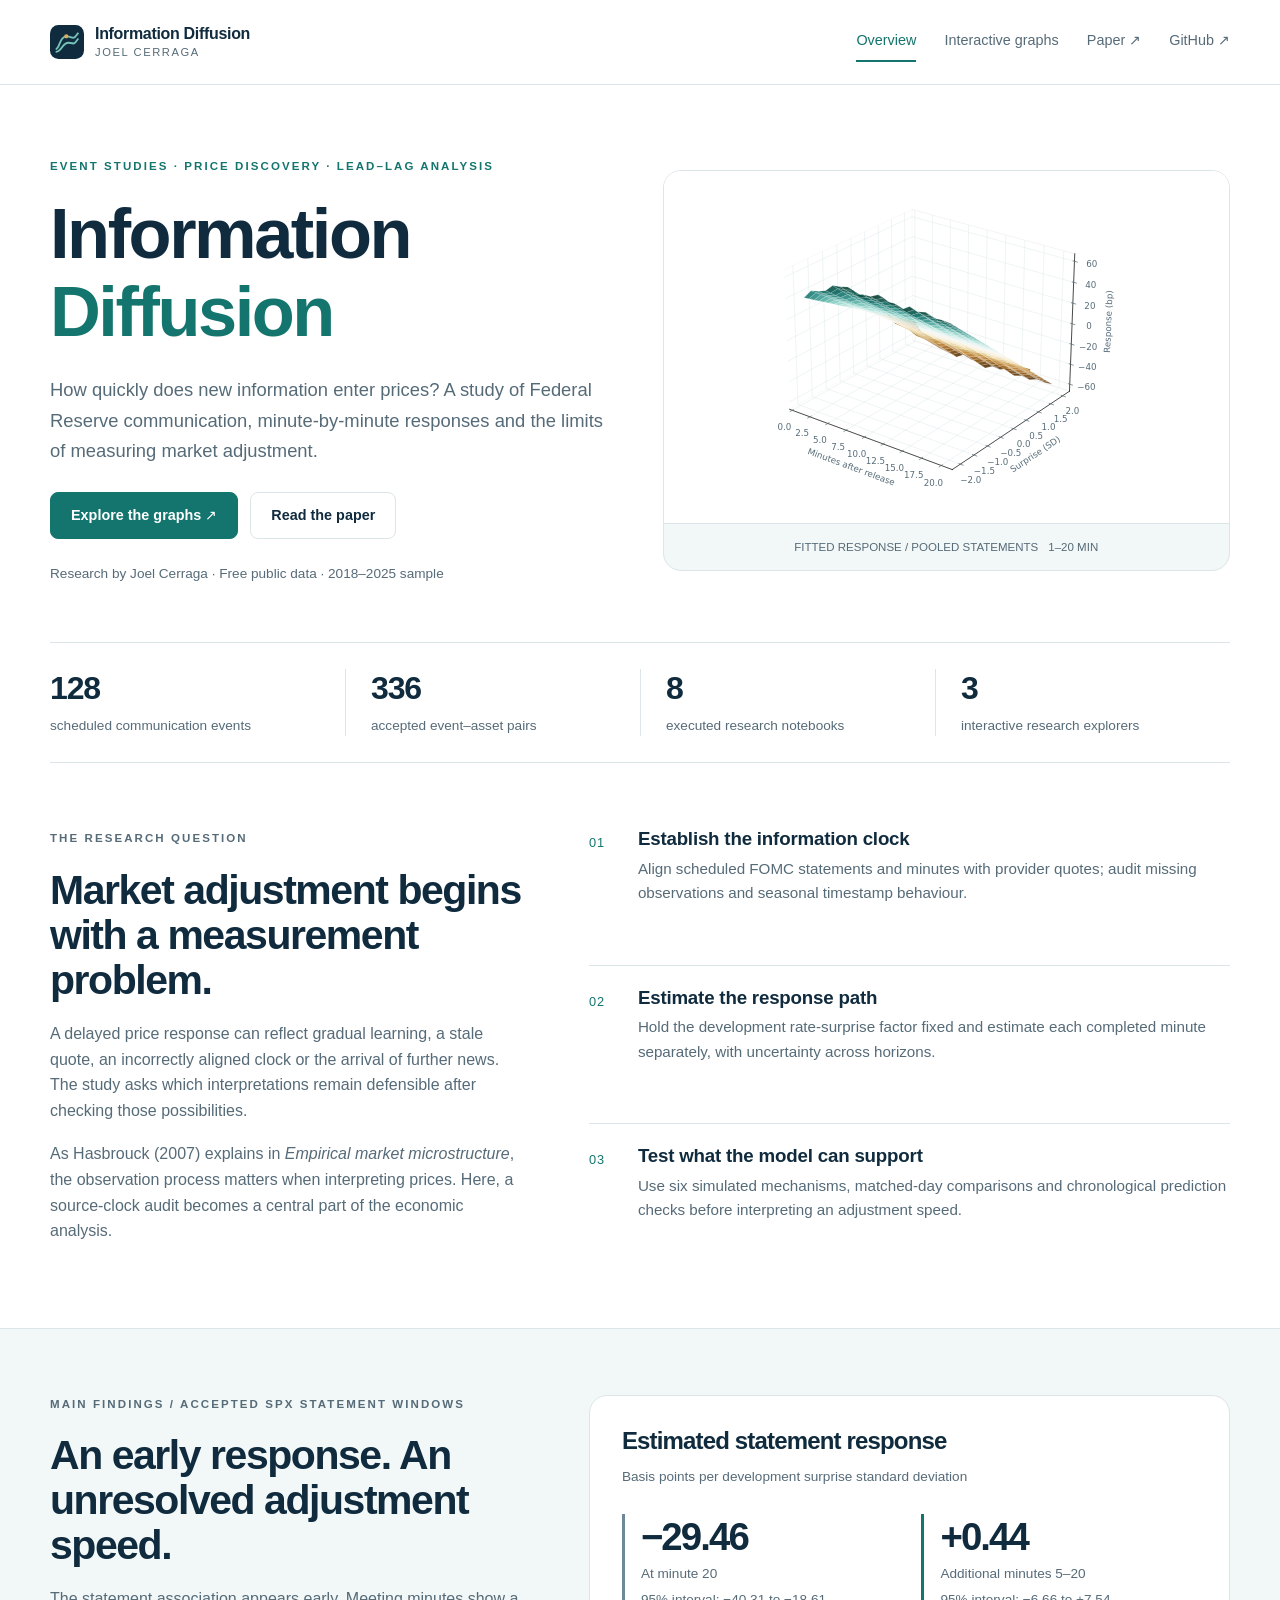
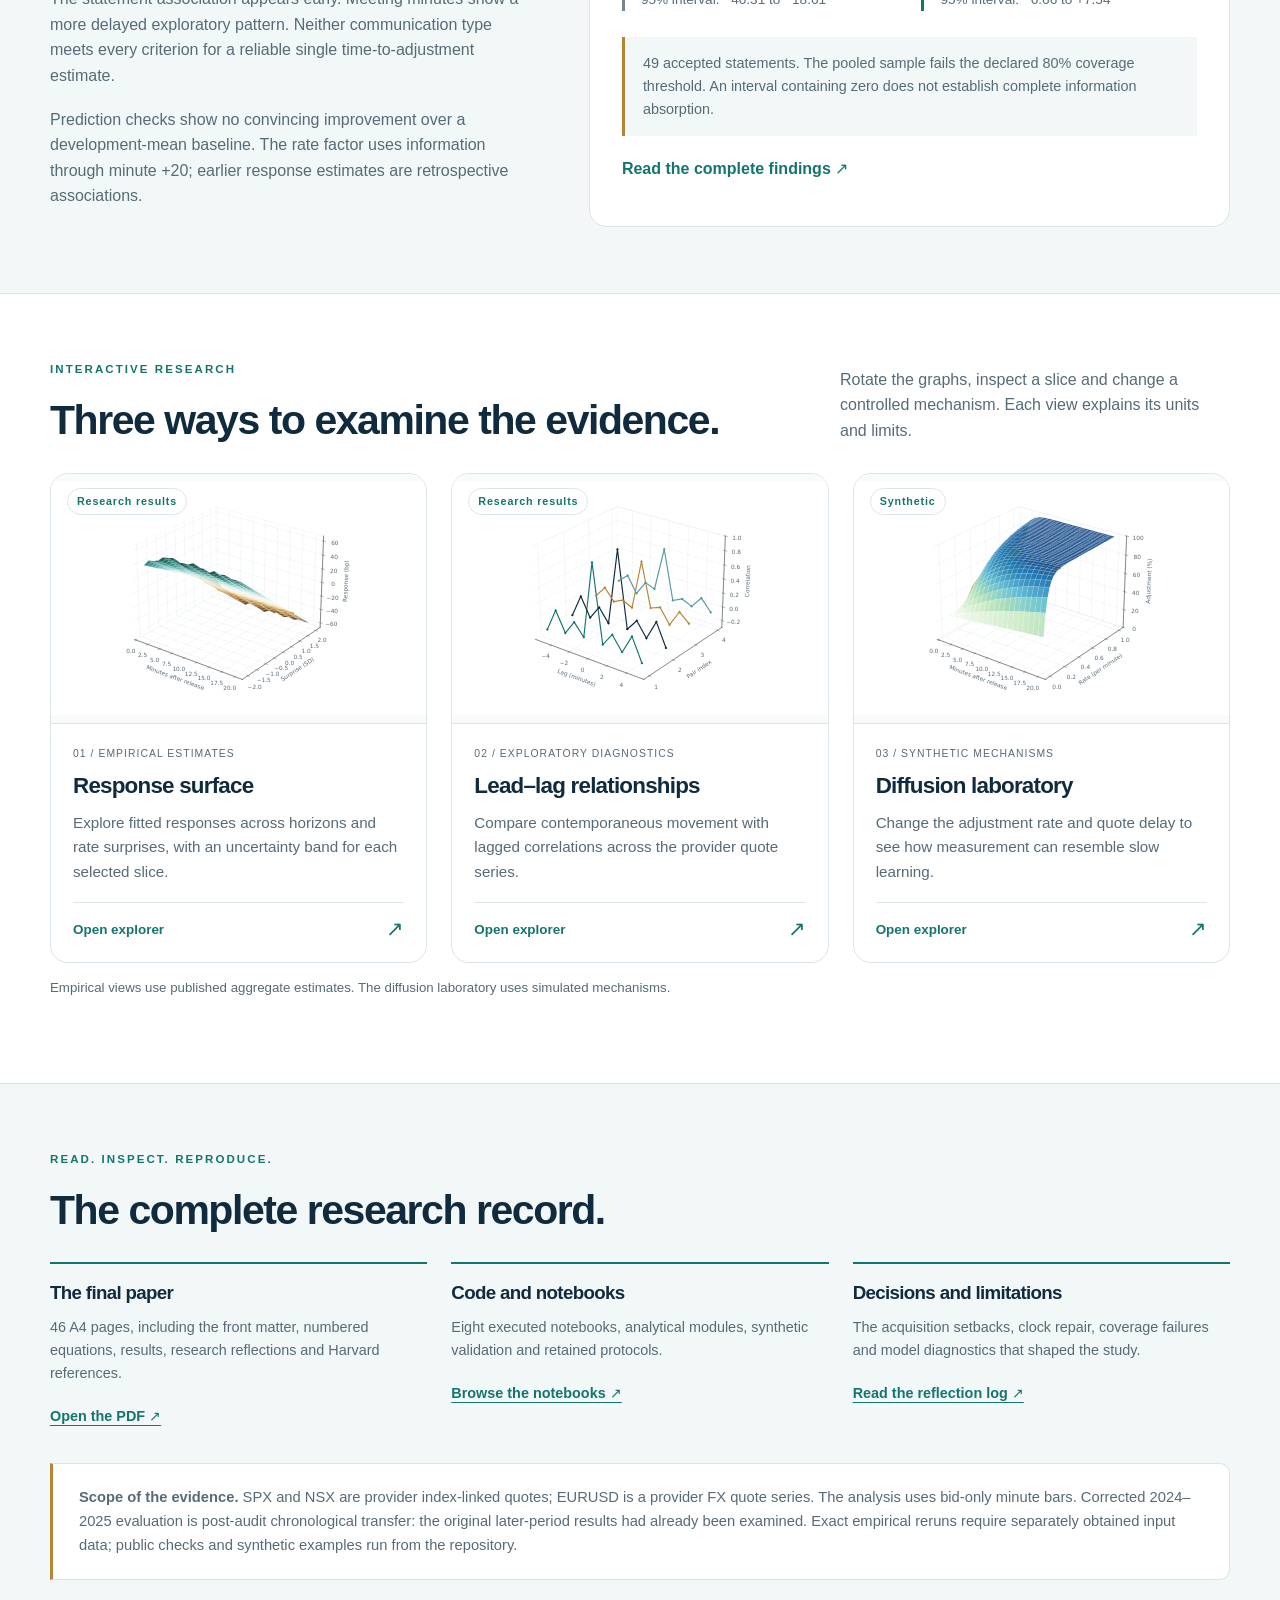
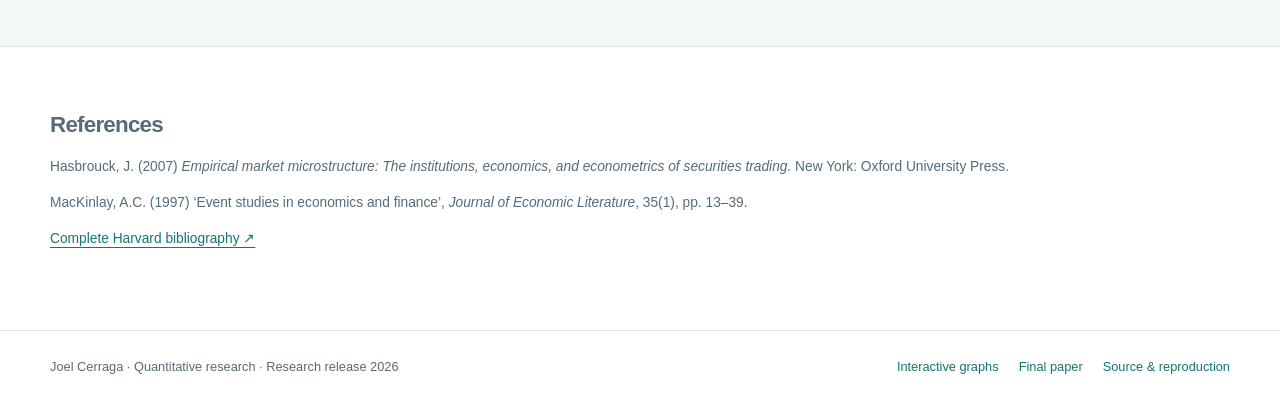
<file: index.html>
<!doctype html><html lang="en-GB"><head><meta charset="utf-8"><meta name="viewport" content="width=device-width,initial-scale=1">
<title>Information Diffusion in Financial Markets | Joel Cerraga</title><meta name="description" content="Joel Cerraga’s research into price responses to Federal Reserve communication. Explore the final paper, eight notebooks and interactive 3D graphs."><meta name="author" content="Joel Cerraga"><meta name="theme-color" content="#102b3e">
<link rel="canonical" href="https://joelcerraga.github.io/Information-Diffusion-Research/"><meta property="og:type" content="website"><meta property="og:site_name" content="Information Diffusion Research"><meta property="og:title" content="Information Diffusion in Financial Markets"><meta property="og:description" content="Joel Cerraga’s research into price responses to Federal Reserve communication. Explore the final paper, eight notebooks and interactive 3D graphs."><meta property="og:url" content="https://joelcerraga.github.io/Information-Diffusion-Research/"><meta property="og:image" content="https://joelcerraga.github.io/Information-Diffusion-Research/assets/thumbnails/information-diffusion-research.png"><meta property="og:image:secure_url" content="https://joelcerraga.github.io/Information-Diffusion-Research/assets/thumbnails/information-diffusion-research.png"><meta property="og:image:type" content="image/png"><meta property="og:image:width" content="1774"><meta property="og:image:height" content="887"><meta property="og:image:alt" content="Information Diffusion in Financial Markets by Joel Cerraga, with conceptual teal geometry on white">
<meta name="twitter:card" content="summary_large_image"><meta name="twitter:title" content="Information Diffusion in Financial Markets"><meta name="twitter:description" content="Joel Cerraga’s research into price responses to Federal Reserve communication. Explore the final paper, eight notebooks and interactive 3D graphs."><meta name="twitter:image" content="https://joelcerraga.github.io/Information-Diffusion-Research/assets/thumbnails/information-diffusion-research.png"><meta name="twitter:image:alt" content="Information Diffusion in Financial Markets by Joel Cerraga">
<link rel="icon" type="image/svg+xml" href="assets/favicon.svg"><link rel="stylesheet" href="assets/site.css"><link rel="stylesheet" href="assets/research.css"><script src="assets/site.js" defer></script></head><body><a class="skip-link" href="#main">Skip to content</a><header class="site-header"><div class="wrap nav-inner"><a class="brand" href="index.html"><img class="brand-mark" src="assets/favicon.svg" width="34" height="34" alt=""><span>Information Diffusion<small>Joel Cerraga</small></span></a><button class="nav-toggle" type="button" aria-controls="site-nav" aria-expanded="false">Menu</button><nav class="nav-links" id="site-nav" aria-label="Main navigation"><a href="index.html" aria-current="page">Overview</a><a href="explorers/" >Interactive graphs</a><a href="paper/final/Information-Diffusion-Final-Paper.pdf">Paper ↗</a><a href="https://github.com/joelcerraga/Information-Diffusion-Research">GitHub ↗</a></nav></div></header><main id="main"><section class="hero"><div class="wrap hero-grid"><div class="hero-copy"><p class="eyebrow">Event studies · Price discovery · Lead–lag analysis</p><h1>Information<br><span>Diffusion</span></h1><p class="lede">How quickly does new information enter prices? A study of Federal Reserve communication, minute-by-minute responses and the limits of measuring market adjustment.</p><div class="button-row"><a class="button" href="explorers/">Explore the graphs ↗</a><a class="button secondary" href="paper/final/Information-Diffusion-Final-Paper.pdf">Read the paper</a></div><p class="hero-note">Research by Joel Cerraga · Free public data · 2018–2025 sample</p></div><figure class="hero-visual" style="margin:0"><img src="assets/previews/response-surface.svg" width="900" height="560" alt="Fitted SPX statement response over time and rate surprise"><figcaption class="visual-label"><span>FITTED RESPONSE / POOLED STATEMENTS</span><span>1–20 MIN</span></figcaption></figure></div></section>
<div class="wrap"><div class="stat-strip"><div class="stat"><strong>128</strong><span>scheduled communication events</span></div><div class="stat"><strong>336</strong><span>accepted event–asset pairs</span></div><div class="stat"><strong>8</strong><span>executed research notebooks</span></div><div class="stat"><strong>3</strong><span>interactive research explorers</span></div></div></div>
<section class="section"><div class="wrap question-grid"><div><p class="eyebrow">The research question</p><h2>Market adjustment begins with a measurement problem.</h2><p>A delayed price response can reflect gradual learning, a stale quote, an incorrectly aligned clock or the arrival of further news. The study asks which interpretations remain defensible after checking those possibilities.</p><p>As Hasbrouck (2007) explains in <em>Empirical market microstructure</em>, the observation process matters when interpreting prices. Here, a source-clock audit becomes a central part of the economic analysis.</p></div><div class="method-list"><div class="method-item"><span class="method-num">01</span><div><h3>Establish the information clock</h3><p>Align scheduled FOMC statements and minutes with provider quotes; audit missing observations and seasonal timestamp behaviour.</p></div></div><div class="method-item"><span class="method-num">02</span><div><h3>Estimate the response path</h3><p>Hold the development rate-surprise factor fixed and estimate each completed minute separately, with uncertainty across horizons.</p></div></div><div class="method-item"><span class="method-num">03</span><div><h3>Test what the model can support</h3><p>Use six simulated mechanisms, matched-day comparisons and chronological prediction checks before interpreting an adjustment speed.</p></div></div></div></div></section>
<section class="section tinted"><div class="wrap question-grid"><div><p class="eyebrow">Main findings / Accepted SPX statement windows</p><h2>An early response. An unresolved adjustment speed.</h2><p>The statement association appears early. Meeting minutes show a more delayed exploratory pattern. Neither communication type meets every criterion for a reliable single time-to-adjustment estimate.</p><p>Prediction checks show no convincing improvement over a development-mean baseline. The rate factor uses information through minute +20; earlier response estimates are retrospective associations.</p></div><div class="result-box"><h3>Estimated statement response</h3><p class="muted small">Basis points per development surprise standard deviation</p><div class="result-numbers"><div class="result-number"><strong>−29.46</strong><span>At minute 20<br>95% interval: −40.31 to −18.61</span></div><div class="result-number"><strong>+0.44</strong><span>Additional minutes 5–20<br>95% interval: −6.66 to +7.54</span></div></div><p class="result-note">49 accepted statements. The pooled sample fails the declared 80% coverage threshold. An interval containing zero does not establish complete information absorption.</p><a class="text-link" href="paper/final/Information-Diffusion-Final-Paper.pdf">Read the complete findings ↗</a></div></div></section>
<section class="section"><div class="wrap"><div class="section-heading"><div><p class="eyebrow">Interactive research</p><h2>Three ways to examine the evidence.</h2></div><p>Rotate the graphs, inspect a slice and change a controlled mechanism. Each view explains its units and limits.</p></div><div class="card-grid three"><a class="graph-card" href="explorers/response-surface/"><div class="card-image"><img src="assets/previews/response-surface.svg" width="900" height="560" alt="Response surface: static preview of the published aggregate results" loading="lazy"><span class="card-tag">Research results</span></div><div class="card-body"><p class="card-meta">01 / Empirical estimates</p><h3>Response surface</h3><p>Explore fitted responses across horizons and rate surprises, with an uncertainty band for each selected slice.</p><div class="card-bottom"><span>Open explorer</span><span aria-hidden="true">↗</span></div></div></a><a class="graph-card" href="explorers/lead-lag/"><div class="card-image"><img src="assets/previews/lead-lag.svg" width="900" height="560" alt="Lead–lag relationships: static preview of the published aggregate results" loading="lazy"><span class="card-tag">Research results</span></div><div class="card-body"><p class="card-meta">02 / Exploratory diagnostics</p><h3>Lead–lag relationships</h3><p>Compare contemporaneous movement with lagged correlations across the provider quote series.</p><div class="card-bottom"><span>Open explorer</span><span aria-hidden="true">↗</span></div></div></a><a class="graph-card" href="explorers/diffusion-laboratory/"><div class="card-image"><img src="assets/previews/diffusion-laboratory.svg" width="900" height="560" alt="Diffusion laboratory: static preview of the synthetic model" loading="lazy"><span class="card-tag">Synthetic</span></div><div class="card-body"><p class="card-meta">03 / Synthetic mechanisms</p><h3>Diffusion laboratory</h3><p>Change the adjustment rate and quote delay to see how measurement can resemble slow learning.</p><div class="card-bottom"><span>Open explorer</span><span aria-hidden="true">↗</span></div></div></a></div><p class="graph-hint">Empirical views use published aggregate estimates. The diffusion laboratory uses simulated mechanisms.</p></div></section>
<section class="section tinted"><div class="wrap"><div class="section-heading"><div><p class="eyebrow">Read. Inspect. Reproduce.</p><h2>The complete research record.</h2></div></div><div class="resource-grid"><article class="resource"><h3>The final paper</h3><p>46 A4 pages, including the front matter, numbered equations, results, research reflections and Harvard references.</p><a href="paper/final/Information-Diffusion-Final-Paper.pdf">Open the PDF ↗</a></article><article class="resource"><h3>Code and notebooks</h3><p>Eight executed notebooks, analytical modules, synthetic validation and retained protocols.</p><a href="https://github.com/joelcerraga/Information-Diffusion-Research/tree/main/notebooks">Browse the notebooks ↗</a></article><article class="resource"><h3>Decisions and limitations</h3><p>The acquisition setbacks, clock repair, coverage failures and model diagnostics that shaped the study.</p><a href="https://github.com/joelcerraga/Information-Diffusion-Research/blob/main/docs/reflection-log.md">Read the reflection log ↗</a></article></div><div class="callout" style="margin-top:35px"><p><strong>Scope of the evidence.</strong> SPX and NSX are provider index-linked quotes; EURUSD is a provider FX quote series. The analysis uses bid-only minute bars. Corrected 2024–2025 evaluation is post-audit chronological transfer: the original later-period results had already been examined. Exact empirical reruns require separately obtained input data; public checks and synthetic examples run from the repository.</p></div></div></section>
<div class="wrap section"><section class="references" aria-label="References"><h2>References</h2><p>Hasbrouck, J. (2007) <em>Empirical market microstructure: The institutions, economics, and econometrics of securities trading.</em> New York: Oxford University Press.</p><p>MacKinlay, A.C. (1997) ‘Event studies in economics and finance’, <em>Journal of Economic Literature</em>, 35(1), pp. 13–39.</p><p><a href="https://github.com/joelcerraga/Information-Diffusion-Research/blob/main/references/harvard-references.txt">Complete Harvard bibliography ↗</a></p></section></div></main><footer class="site-footer"><div class="wrap footer-inner"><p>Joel Cerraga · Quantitative research · Research release 2026</p><div class="footer-links"><a href="explorers/">Interactive graphs</a><a href="paper/final/Information-Diffusion-Final-Paper.pdf">Final paper</a><a href="https://github.com/joelcerraga/Information-Diffusion-Research">Source &amp; reproduction</a></div></div></footer></body></html>
</file>
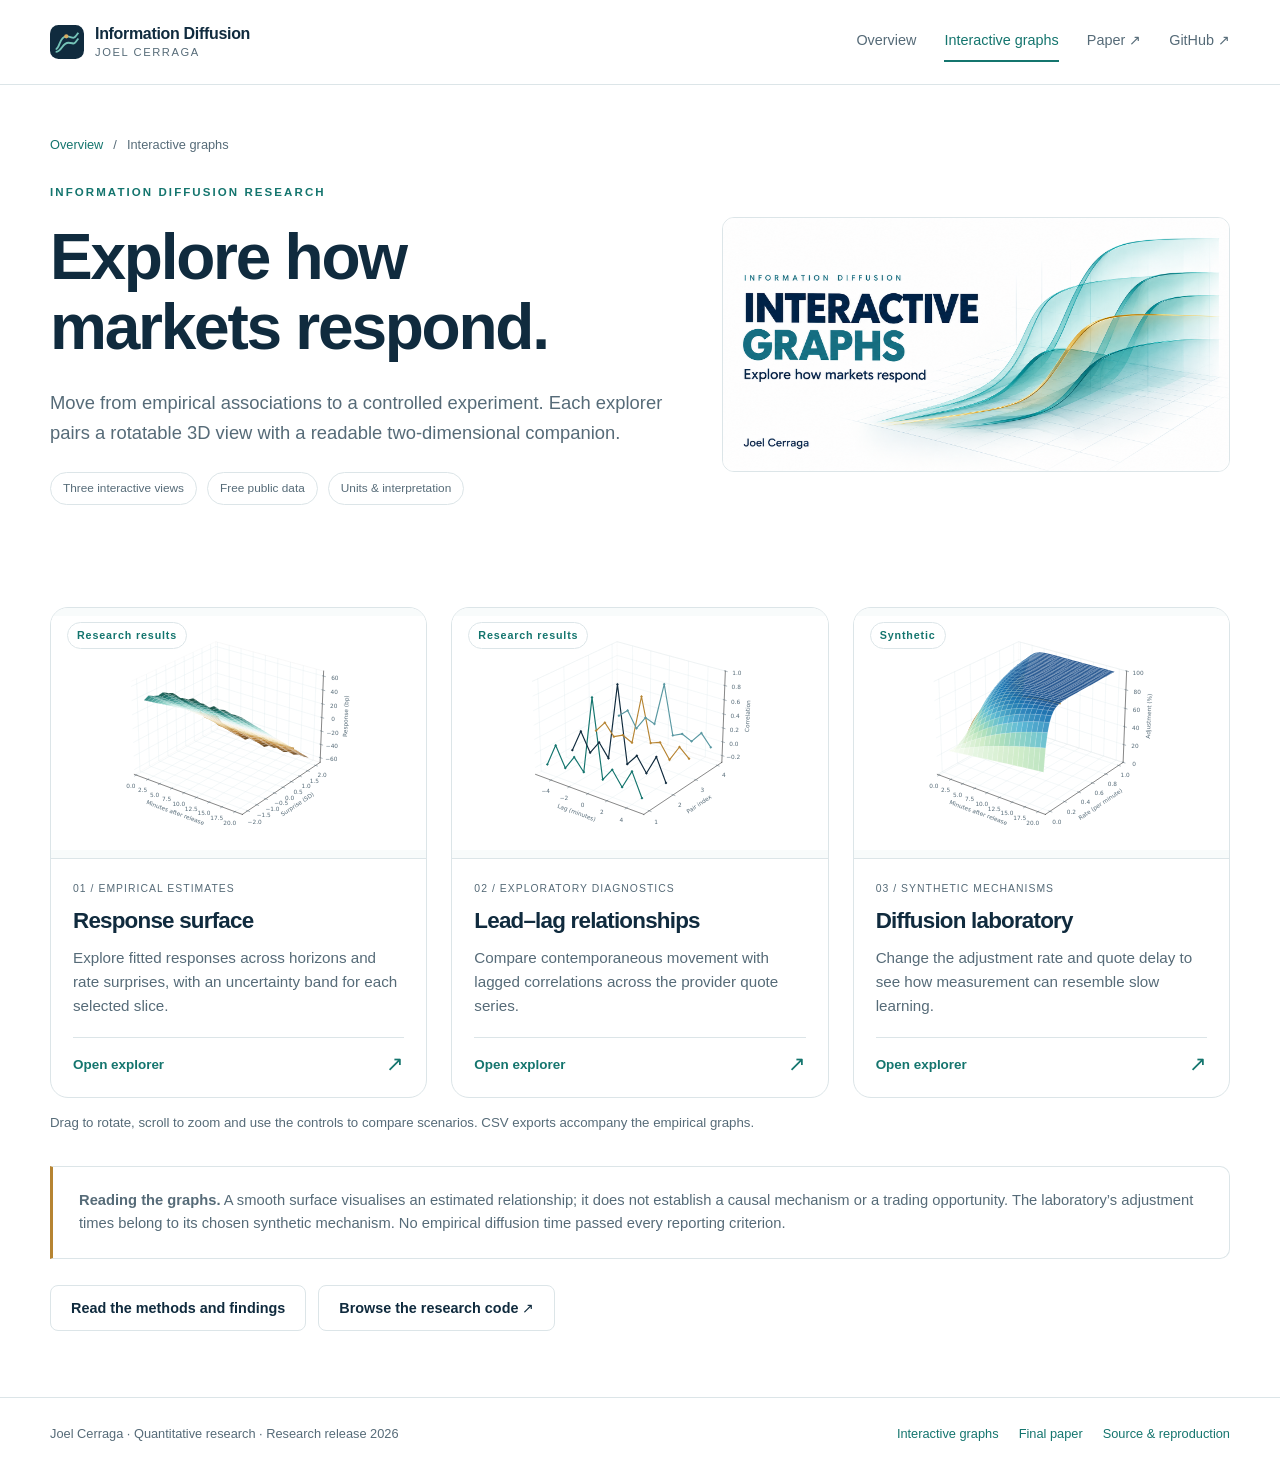
<file: explorers/index.html>
<!doctype html><html lang="en-GB"><head><meta charset="utf-8"><meta name="viewport" content="width=device-width,initial-scale=1">
<title>Information Diffusion — Interactive Graphs | Joel Cerraga</title><meta name="description" content="Interactive 3D response surfaces, lead–lag relationships and a synthetic diffusion laboratory from Joel Cerraga’s information-diffusion research."><meta name="author" content="Joel Cerraga"><meta name="theme-color" content="#102b3e">
<link rel="canonical" href="https://joelcerraga.github.io/Information-Diffusion-Research/explorers/"><meta property="og:type" content="website"><meta property="og:site_name" content="Information Diffusion Research"><meta property="og:title" content="Information Diffusion — Interactive Graphs"><meta property="og:description" content="Interactive 3D response surfaces, lead–lag relationships and a synthetic diffusion laboratory from Joel Cerraga’s information-diffusion research."><meta property="og:url" content="https://joelcerraga.github.io/Information-Diffusion-Research/explorers/"><meta property="og:image" content="https://joelcerraga.github.io/Information-Diffusion-Research/assets/thumbnails/interactive-graphs.png"><meta property="og:image:secure_url" content="https://joelcerraga.github.io/Information-Diffusion-Research/assets/thumbnails/interactive-graphs.png"><meta property="og:image:type" content="image/png"><meta property="og:image:width" content="1774"><meta property="og:image:height" content="887"><meta property="og:image:alt" content="Information Diffusion — Interactive Graphs by Joel Cerraga, with conceptual teal geometry on white">
<meta name="twitter:card" content="summary_large_image"><meta name="twitter:title" content="Information Diffusion — Interactive Graphs"><meta name="twitter:description" content="Interactive 3D response surfaces, lead–lag relationships and a synthetic diffusion laboratory from Joel Cerraga’s information-diffusion research."><meta name="twitter:image" content="https://joelcerraga.github.io/Information-Diffusion-Research/assets/thumbnails/interactive-graphs.png"><meta name="twitter:image:alt" content="Information Diffusion — Interactive Graphs by Joel Cerraga">
<link rel="icon" type="image/svg+xml" href="../assets/favicon.svg"><link rel="stylesheet" href="../assets/site.css"><link rel="stylesheet" href="../assets/research.css"><script src="../assets/site.js" defer></script></head><body><a class="skip-link" href="#main">Skip to content</a><header class="site-header"><div class="wrap nav-inner"><a class="brand" href="../index.html"><img class="brand-mark" src="../assets/favicon.svg" width="34" height="34" alt=""><span>Information Diffusion<small>Joel Cerraga</small></span></a><button class="nav-toggle" type="button" aria-controls="site-nav" aria-expanded="false">Menu</button><nav class="nav-links" id="site-nav" aria-label="Main navigation"><a href="../index.html" >Overview</a><a href="../explorers/" aria-current="page">Interactive graphs</a><a href="../paper/final/Information-Diffusion-Final-Paper.pdf">Paper ↗</a><a href="https://github.com/joelcerraga/Information-Diffusion-Research">GitHub ↗</a></nav></div></header><main id="main"><section class="page-intro"><div class="wrap"><p class="breadcrumb"><a href="../index.html">Overview</a><span>/</span>Interactive graphs</p><div class="catalog-intro"><div><p class="eyebrow">Information Diffusion Research</p><h1>Explore how<br>markets respond.</h1><p class="lede">Move from empirical associations to a controlled experiment. Each explorer pairs a rotatable 3D view with a readable two-dimensional companion.</p><div class="tag-row"><span class="tag">Three interactive views</span><span class="tag">Free public data</span><span class="tag">Units &amp; interpretation</span></div></div><img src="../assets/thumbnails/interactive-graphs.png" width="1774" height="887" alt="Information Diffusion Interactive Graphs by Joel Cerraga; conceptual cover artwork"></div></div></section><section class="section"><div class="wrap"><div class="card-grid three"><a class="graph-card" href="../explorers/response-surface/"><div class="card-image"><img src="../assets/previews/response-surface.svg" width="900" height="560" alt="Response surface: static preview of the published aggregate results" loading="lazy"><span class="card-tag">Research results</span></div><div class="card-body"><p class="card-meta">01 / Empirical estimates</p><h3>Response surface</h3><p>Explore fitted responses across horizons and rate surprises, with an uncertainty band for each selected slice.</p><div class="card-bottom"><span>Open explorer</span><span aria-hidden="true">↗</span></div></div></a><a class="graph-card" href="../explorers/lead-lag/"><div class="card-image"><img src="../assets/previews/lead-lag.svg" width="900" height="560" alt="Lead–lag relationships: static preview of the published aggregate results" loading="lazy"><span class="card-tag">Research results</span></div><div class="card-body"><p class="card-meta">02 / Exploratory diagnostics</p><h3>Lead–lag relationships</h3><p>Compare contemporaneous movement with lagged correlations across the provider quote series.</p><div class="card-bottom"><span>Open explorer</span><span aria-hidden="true">↗</span></div></div></a><a class="graph-card" href="../explorers/diffusion-laboratory/"><div class="card-image"><img src="../assets/previews/diffusion-laboratory.svg" width="900" height="560" alt="Diffusion laboratory: static preview of the synthetic model" loading="lazy"><span class="card-tag">Synthetic</span></div><div class="card-body"><p class="card-meta">03 / Synthetic mechanisms</p><h3>Diffusion laboratory</h3><p>Change the adjustment rate and quote delay to see how measurement can resemble slow learning.</p><div class="card-bottom"><span>Open explorer</span><span aria-hidden="true">↗</span></div></div></a></div><p class="graph-hint">Drag to rotate, scroll to zoom and use the controls to compare scenarios. CSV exports accompany the empirical graphs.</p><div class="callout" style="margin-top:32px"><p><strong>Reading the graphs.</strong> A smooth surface visualises an estimated relationship; it does not establish a causal mechanism or a trading opportunity. The laboratory’s adjustment times belong to its chosen synthetic mechanism. No empirical diffusion time passed every reporting criterion.</p></div><div class="button-row"><a class="button secondary" href="../paper/final/Information-Diffusion-Final-Paper.pdf">Read the methods and findings</a><a class="button secondary" href="https://github.com/joelcerraga/Information-Diffusion-Research">Browse the research code ↗</a></div></div></section></main><footer class="site-footer"><div class="wrap footer-inner"><p>Joel Cerraga · Quantitative research · Research release 2026</p><div class="footer-links"><a href="../explorers/">Interactive graphs</a><a href="../paper/final/Information-Diffusion-Final-Paper.pdf">Final paper</a><a href="https://github.com/joelcerraga/Information-Diffusion-Research">Source &amp; reproduction</a></div></div></footer></body></html>
</file>
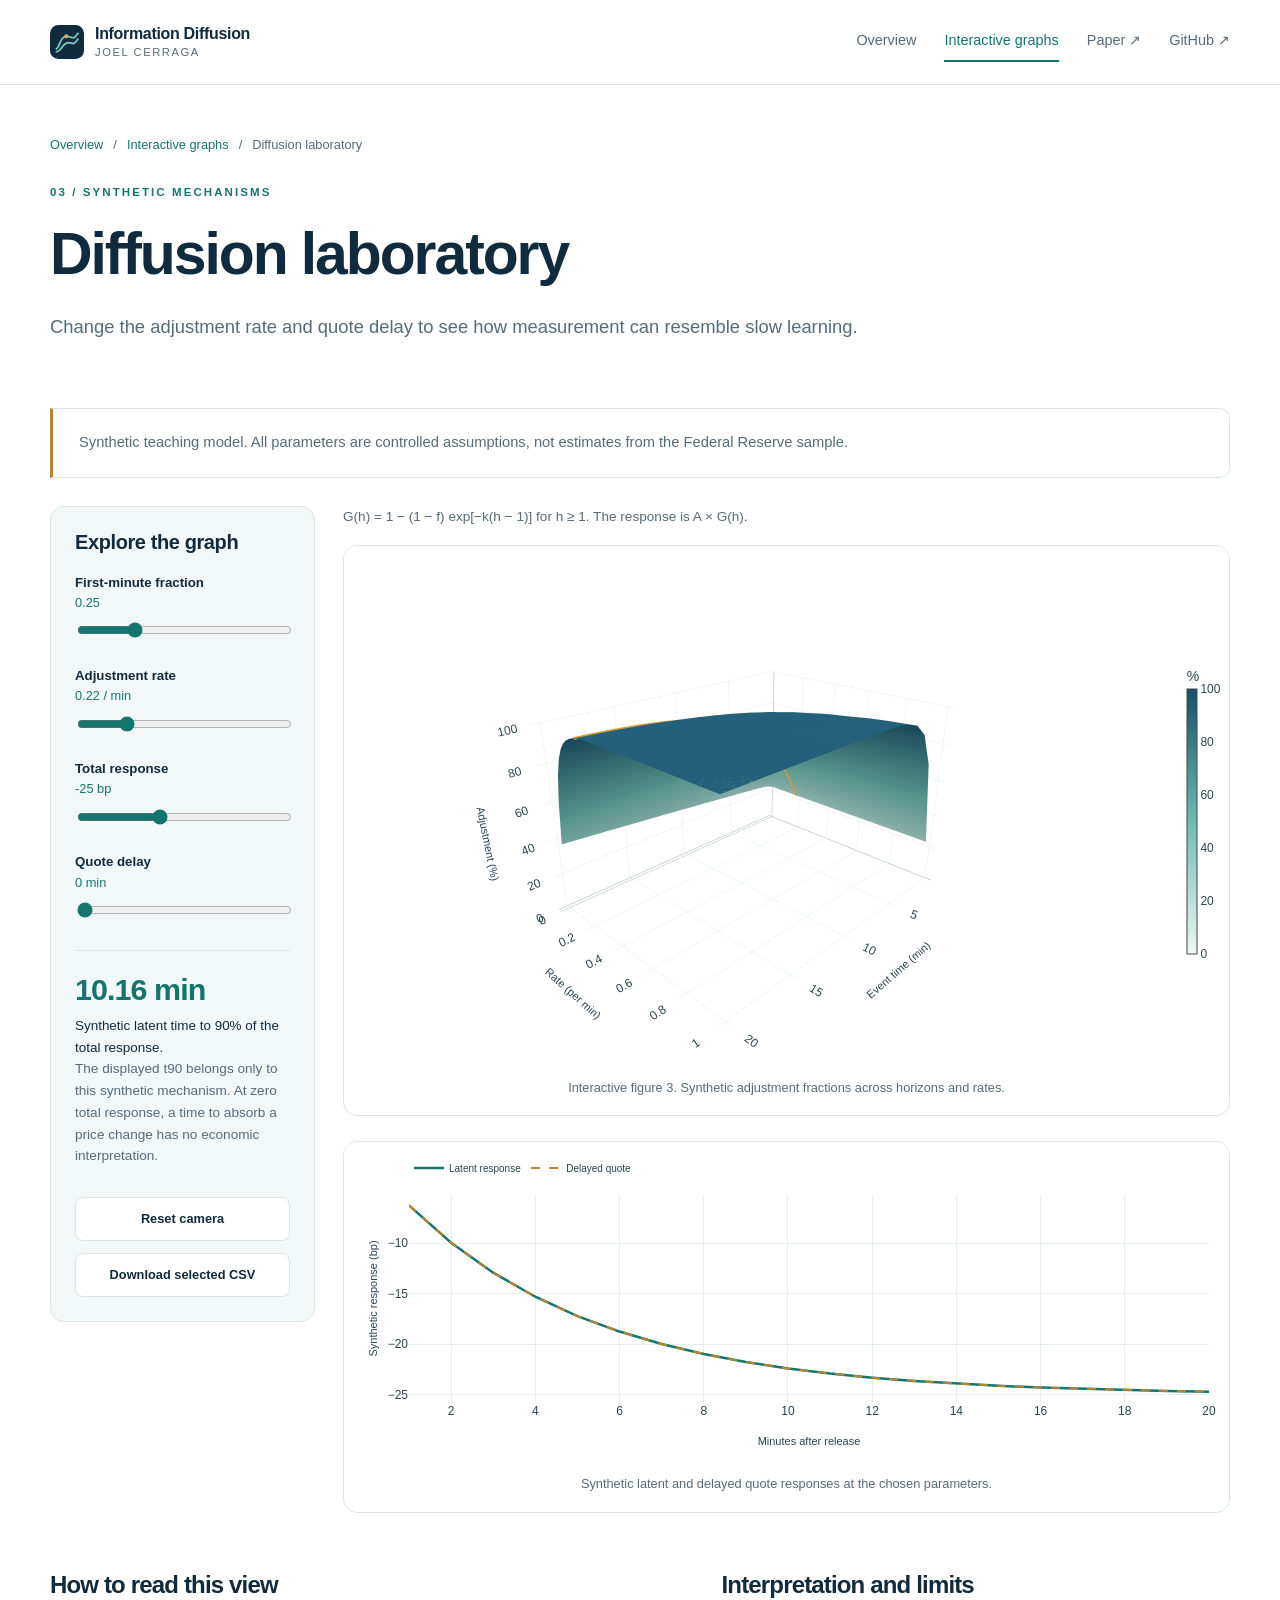
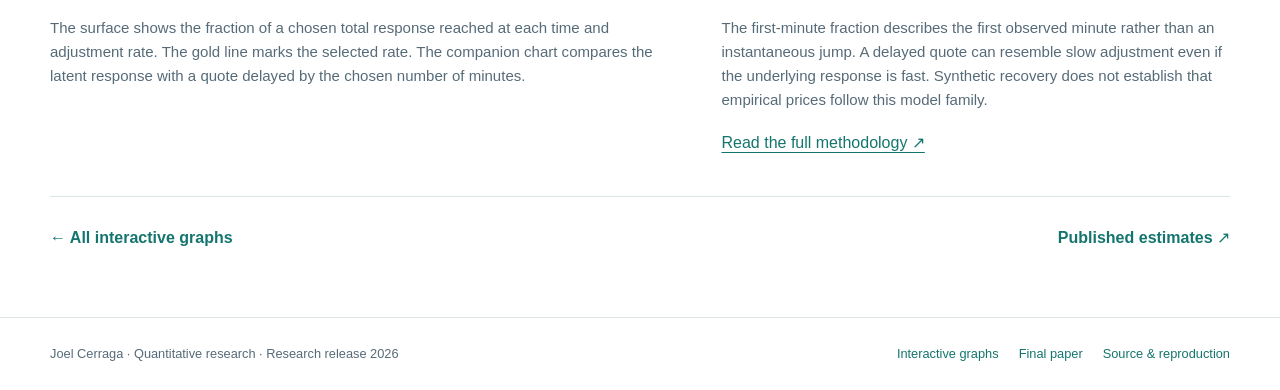
<file: explorers/diffusion-laboratory/index.html>
<!doctype html><html lang="en-GB"><head><meta charset="utf-8"><meta name="viewport" content="width=device-width,initial-scale=1">
<title>Diffusion laboratory — Information Diffusion | Joel Cerraga</title><meta name="description" content="Change the adjustment rate and quote delay to see how measurement can resemble slow learning."><meta name="author" content="Joel Cerraga"><meta name="theme-color" content="#102b3e">
<link rel="canonical" href="https://joelcerraga.github.io/Information-Diffusion-Research/explorers/diffusion-laboratory/"><meta property="og:type" content="website"><meta property="og:site_name" content="Information Diffusion Research"><meta property="og:title" content="Diffusion laboratory — Information Diffusion"><meta property="og:description" content="Change the adjustment rate and quote delay to see how measurement can resemble slow learning."><meta property="og:url" content="https://joelcerraga.github.io/Information-Diffusion-Research/explorers/diffusion-laboratory/"><meta property="og:image" content="https://joelcerraga.github.io/Information-Diffusion-Research/assets/thumbnails/interactive-graphs.png"><meta property="og:image:secure_url" content="https://joelcerraga.github.io/Information-Diffusion-Research/assets/thumbnails/interactive-graphs.png"><meta property="og:image:type" content="image/png"><meta property="og:image:width" content="1774"><meta property="og:image:height" content="887"><meta property="og:image:alt" content="Diffusion laboratory — Information Diffusion by Joel Cerraga, with conceptual teal geometry on white">
<meta name="twitter:card" content="summary_large_image"><meta name="twitter:title" content="Diffusion laboratory — Information Diffusion"><meta name="twitter:description" content="Change the adjustment rate and quote delay to see how measurement can resemble slow learning."><meta name="twitter:image" content="https://joelcerraga.github.io/Information-Diffusion-Research/assets/thumbnails/interactive-graphs.png"><meta name="twitter:image:alt" content="Diffusion laboratory — Information Diffusion by Joel Cerraga">
<link rel="icon" type="image/svg+xml" href="../../assets/favicon.svg"><link rel="stylesheet" href="../../assets/site.css"><link rel="stylesheet" href="../../assets/research.css"><script src="../../assets/site.js" defer></script></head><body data-explorer="diffusion-laboratory"><a class="skip-link" href="#main">Skip to content</a><header class="site-header"><div class="wrap nav-inner"><a class="brand" href="../../index.html"><img class="brand-mark" src="../../assets/favicon.svg" width="34" height="34" alt=""><span>Information Diffusion<small>Joel Cerraga</small></span></a><button class="nav-toggle" type="button" aria-controls="site-nav" aria-expanded="false">Menu</button><nav class="nav-links" id="site-nav" aria-label="Main navigation"><a href="../../index.html" >Overview</a><a href="../../explorers/" aria-current="page">Interactive graphs</a><a href="../../paper/final/Information-Diffusion-Final-Paper.pdf">Paper ↗</a><a href="https://github.com/joelcerraga/Information-Diffusion-Research">GitHub ↗</a></nav></div></header><main id="main"><section class="page-intro"><div class="wrap"><p class="breadcrumb"><a href="../../index.html">Overview</a><span>/</span><a href="../">Interactive graphs</a><span>/</span>Diffusion laboratory</p><p class="eyebrow">03 / Synthetic mechanisms</p><h1>Diffusion laboratory</h1><p class="lede">Change the adjustment rate and quote delay to see how measurement can resemble slow learning.</p></div></section><section class="section explorer-section"><div class="wrap"><div class="callout" id="context"><p id="context-text"></p></div><div class="explorer-layout"><aside class="control-panel" aria-label="Graph controls"><h2>Explore the graph</h2><div id="empirical-controls"><label for="asset">Price series</label><select id="asset"><option>SPX</option><option>NSX</option><option>EURUSD</option></select><label for="communication">Communication</label><select id="communication"><option value="Statements">FOMC statements</option><option value="Minutes">Meeting minutes</option></select><label for="sample">Sample</label><select id="sample"><option value="pooled">Pooled 2018–2025</option><option value="development">Development 2018–2022</option><option value="validation">Validation 2023</option><option value="holdout">Later period 2024–2025</option></select></div><div id="response-controls"><label for="surprise">Surprise slice <output id="surprise-output" for="surprise">1.00 SD</output></label><input id="surprise" type="range" min="-2" max="2" step="0.01" value="1"></div><div id="lag-controls" hidden><label for="pair">Source → target</label><select id="pair"><option value="SPX|NSX">SPX → NSX</option><option value="NSX|SPX">NSX → SPX</option><option value="SPX|EURUSD">SPX → EURUSD</option><option value="EURUSD|SPX">EURUSD → SPX</option></select></div><div id="lab-controls" hidden><label for="fraction">First-minute fraction <output id="fraction-output">0.25</output></label><input id="fraction" type="range" min="0" max="1" step=".01" value=".25"><label for="rate">Adjustment rate <output id="rate-output">0.22 / min</output></label><input id="rate" type="range" min=".01" max="1" step=".01" value=".22"><label for="amplitude">Total response <output id="amplitude-output">−25 bp</output></label><input id="amplitude" type="range" min="-100" max="100" step="1" value="-25"><label for="delay">Quote delay <output id="delay-output">0 min</output></label><input id="delay" type="range" min="0" max="5" step="1" value="0"></div><div class="research-metric" id="metric" aria-live="polite"></div><p class="small muted" id="control-note"></p><button class="button secondary" id="reset" type="button">Reset camera</button><button class="button secondary" id="download" type="button">Download selected CSV</button></aside><div class="charts"><p class="small muted" id="status" role="status">Loading the research view…</p><figure class="research-chart"><div id="plot3d" aria-label="Rotatable three-dimensional research graph"></div><figcaption id="caption3d"></figcaption></figure><figure class="research-chart"><div id="plot2d" aria-label="Two-dimensional companion plot"></div><figcaption id="caption2d"></figcaption></figure><noscript><p>JavaScript is needed for the interactive graphs. A static preview and the paper remain available below.</p><img src="../../assets/previews/diffusion-laboratory.svg" alt="Static preview of Diffusion laboratory"></noscript></div></div><div class="read-grid"><article><h2>How to read this view</h2><p id="reading"></p></article><article><h2>Interpretation and limits</h2><p id="limits"></p><a href="../../paper/final/Information-Diffusion-Final-Paper.pdf">Read the full methodology ↗</a></article></div><div class="next-explorer"><a href="../">← All interactive graphs</a><a href="https://github.com/joelcerraga/Information-Diffusion-Research/tree/main/outputs/tables">Published estimates ↗</a></div></div></section></main><script src="../../vendor/plotly-3.1.0.min.js"></script><script src="../../assets/research-data.js"></script><script src="../../assets/explorer.js"></script><footer class="site-footer"><div class="wrap footer-inner"><p>Joel Cerraga · Quantitative research · Research release 2026</p><div class="footer-links"><a href="../../explorers/">Interactive graphs</a><a href="../../paper/final/Information-Diffusion-Final-Paper.pdf">Final paper</a><a href="https://github.com/joelcerraga/Information-Diffusion-Research">Source &amp; reproduction</a></div></div></footer></body></html>
</file>
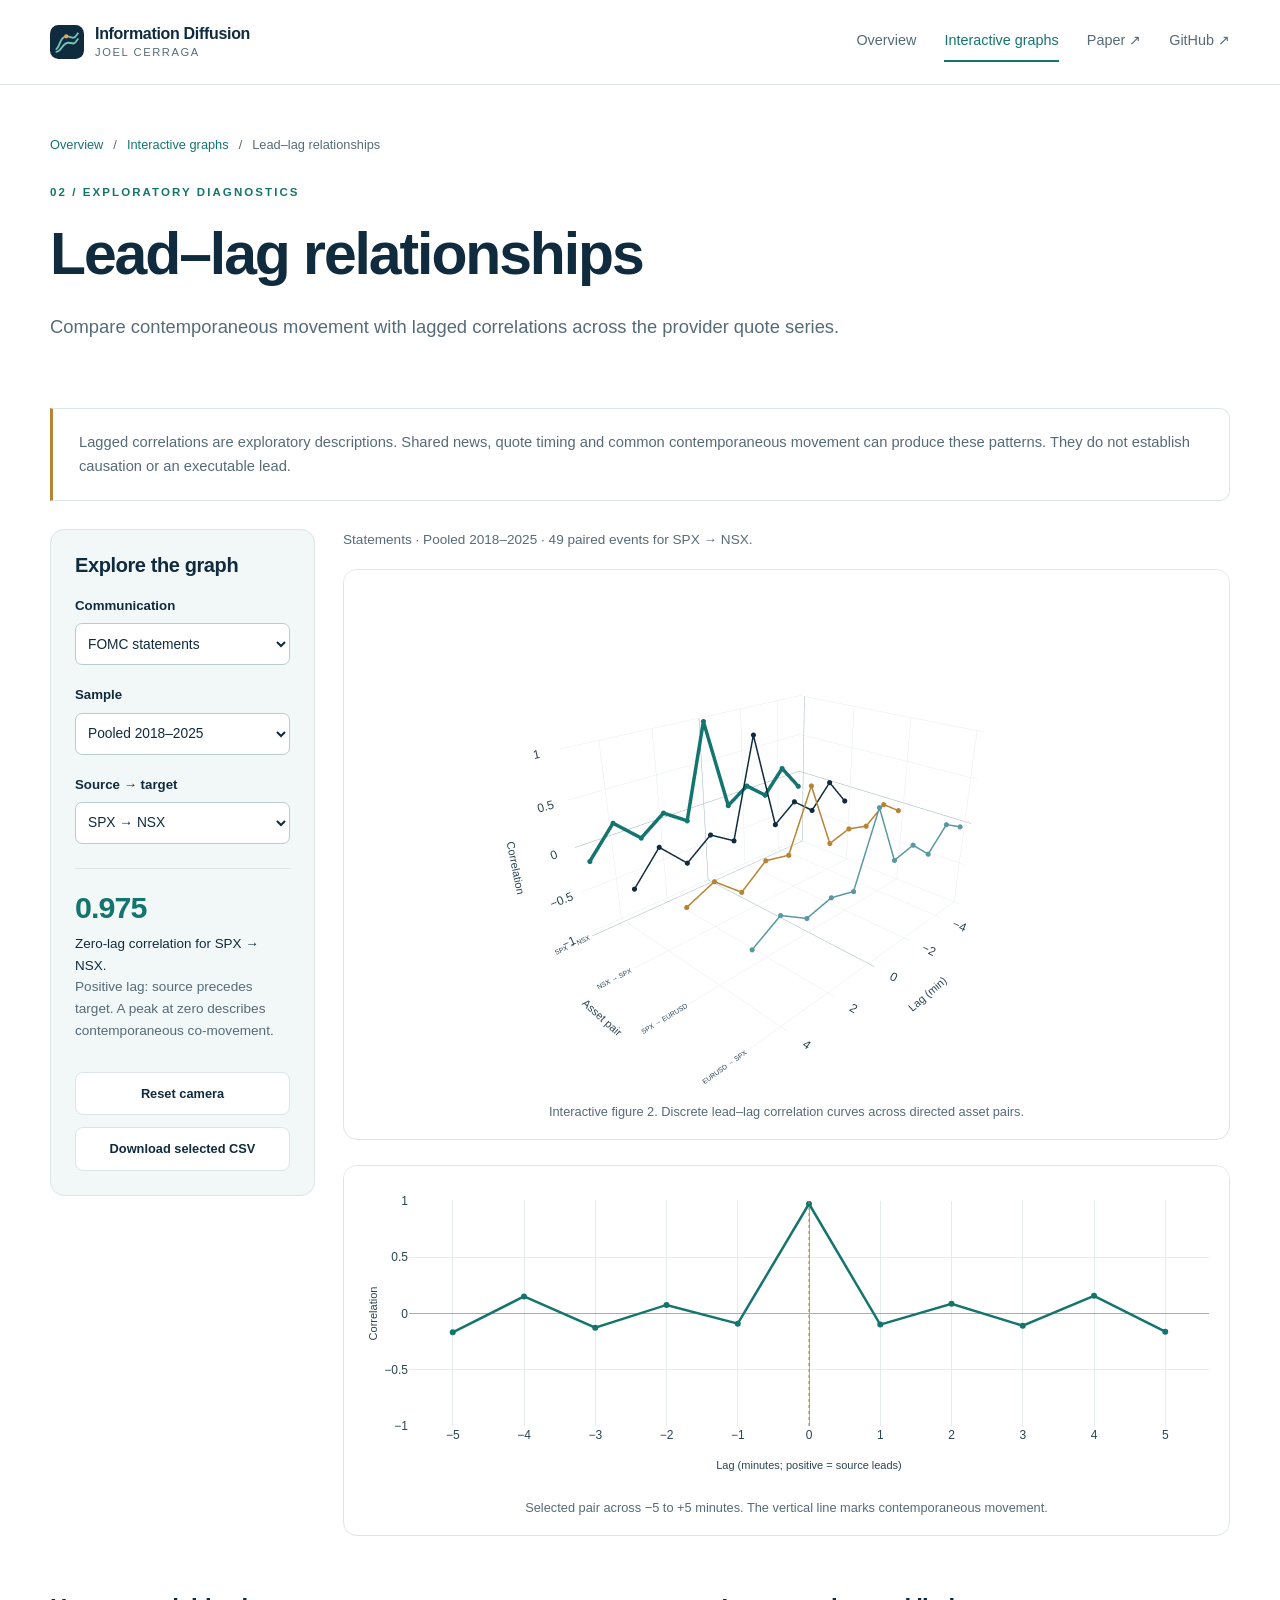
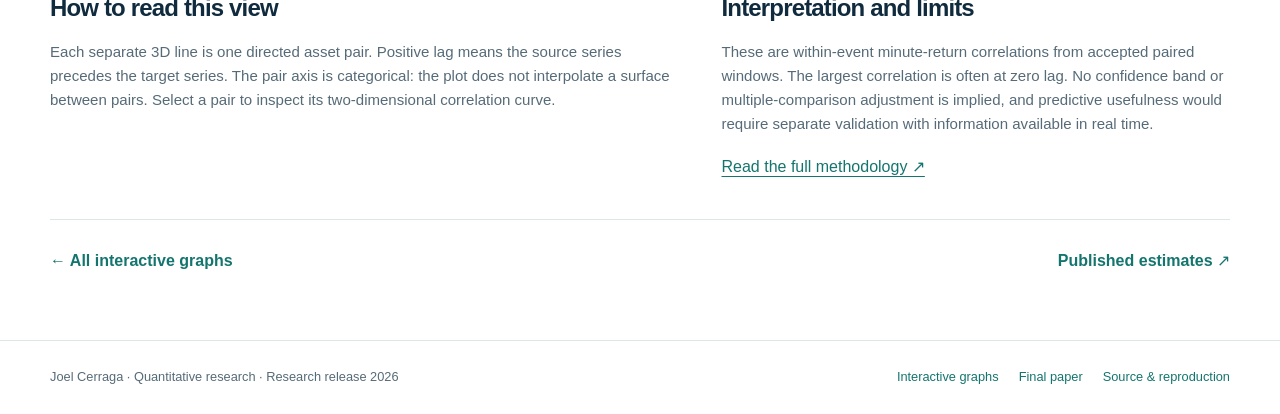
<file: explorers/lead-lag/index.html>
<!doctype html><html lang="en-GB"><head><meta charset="utf-8"><meta name="viewport" content="width=device-width,initial-scale=1">
<title>Lead–lag relationships — Information Diffusion | Joel Cerraga</title><meta name="description" content="Compare contemporaneous movement with lagged correlations across the provider quote series."><meta name="author" content="Joel Cerraga"><meta name="theme-color" content="#102b3e">
<link rel="canonical" href="https://joelcerraga.github.io/Information-Diffusion-Research/explorers/lead-lag/"><meta property="og:type" content="website"><meta property="og:site_name" content="Information Diffusion Research"><meta property="og:title" content="Lead–lag relationships — Information Diffusion"><meta property="og:description" content="Compare contemporaneous movement with lagged correlations across the provider quote series."><meta property="og:url" content="https://joelcerraga.github.io/Information-Diffusion-Research/explorers/lead-lag/"><meta property="og:image" content="https://joelcerraga.github.io/Information-Diffusion-Research/assets/thumbnails/interactive-graphs.png"><meta property="og:image:secure_url" content="https://joelcerraga.github.io/Information-Diffusion-Research/assets/thumbnails/interactive-graphs.png"><meta property="og:image:type" content="image/png"><meta property="og:image:width" content="1774"><meta property="og:image:height" content="887"><meta property="og:image:alt" content="Lead–lag relationships — Information Diffusion by Joel Cerraga, with conceptual teal geometry on white">
<meta name="twitter:card" content="summary_large_image"><meta name="twitter:title" content="Lead–lag relationships — Information Diffusion"><meta name="twitter:description" content="Compare contemporaneous movement with lagged correlations across the provider quote series."><meta name="twitter:image" content="https://joelcerraga.github.io/Information-Diffusion-Research/assets/thumbnails/interactive-graphs.png"><meta name="twitter:image:alt" content="Lead–lag relationships — Information Diffusion by Joel Cerraga">
<link rel="icon" type="image/svg+xml" href="../../assets/favicon.svg"><link rel="stylesheet" href="../../assets/site.css"><link rel="stylesheet" href="../../assets/research.css"><script src="../../assets/site.js" defer></script></head><body data-explorer="lead-lag"><a class="skip-link" href="#main">Skip to content</a><header class="site-header"><div class="wrap nav-inner"><a class="brand" href="../../index.html"><img class="brand-mark" src="../../assets/favicon.svg" width="34" height="34" alt=""><span>Information Diffusion<small>Joel Cerraga</small></span></a><button class="nav-toggle" type="button" aria-controls="site-nav" aria-expanded="false">Menu</button><nav class="nav-links" id="site-nav" aria-label="Main navigation"><a href="../../index.html" >Overview</a><a href="../../explorers/" aria-current="page">Interactive graphs</a><a href="../../paper/final/Information-Diffusion-Final-Paper.pdf">Paper ↗</a><a href="https://github.com/joelcerraga/Information-Diffusion-Research">GitHub ↗</a></nav></div></header><main id="main"><section class="page-intro"><div class="wrap"><p class="breadcrumb"><a href="../../index.html">Overview</a><span>/</span><a href="../">Interactive graphs</a><span>/</span>Lead–lag relationships</p><p class="eyebrow">02 / Exploratory diagnostics</p><h1>Lead–lag relationships</h1><p class="lede">Compare contemporaneous movement with lagged correlations across the provider quote series.</p></div></section><section class="section explorer-section"><div class="wrap"><div class="callout" id="context"><p id="context-text"></p></div><div class="explorer-layout"><aside class="control-panel" aria-label="Graph controls"><h2>Explore the graph</h2><div id="empirical-controls"><label for="asset">Price series</label><select id="asset"><option>SPX</option><option>NSX</option><option>EURUSD</option></select><label for="communication">Communication</label><select id="communication"><option value="Statements">FOMC statements</option><option value="Minutes">Meeting minutes</option></select><label for="sample">Sample</label><select id="sample"><option value="pooled">Pooled 2018–2025</option><option value="development">Development 2018–2022</option><option value="validation">Validation 2023</option><option value="holdout">Later period 2024–2025</option></select></div><div id="response-controls"><label for="surprise">Surprise slice <output id="surprise-output" for="surprise">1.00 SD</output></label><input id="surprise" type="range" min="-2" max="2" step="0.01" value="1"></div><div id="lag-controls" hidden><label for="pair">Source → target</label><select id="pair"><option value="SPX|NSX">SPX → NSX</option><option value="NSX|SPX">NSX → SPX</option><option value="SPX|EURUSD">SPX → EURUSD</option><option value="EURUSD|SPX">EURUSD → SPX</option></select></div><div id="lab-controls" hidden><label for="fraction">First-minute fraction <output id="fraction-output">0.25</output></label><input id="fraction" type="range" min="0" max="1" step=".01" value=".25"><label for="rate">Adjustment rate <output id="rate-output">0.22 / min</output></label><input id="rate" type="range" min=".01" max="1" step=".01" value=".22"><label for="amplitude">Total response <output id="amplitude-output">−25 bp</output></label><input id="amplitude" type="range" min="-100" max="100" step="1" value="-25"><label for="delay">Quote delay <output id="delay-output">0 min</output></label><input id="delay" type="range" min="0" max="5" step="1" value="0"></div><div class="research-metric" id="metric" aria-live="polite"></div><p class="small muted" id="control-note"></p><button class="button secondary" id="reset" type="button">Reset camera</button><button class="button secondary" id="download" type="button">Download selected CSV</button></aside><div class="charts"><p class="small muted" id="status" role="status">Loading the research view…</p><figure class="research-chart"><div id="plot3d" aria-label="Rotatable three-dimensional research graph"></div><figcaption id="caption3d"></figcaption></figure><figure class="research-chart"><div id="plot2d" aria-label="Two-dimensional companion plot"></div><figcaption id="caption2d"></figcaption></figure><noscript><p>JavaScript is needed for the interactive graphs. A static preview and the paper remain available below.</p><img src="../../assets/previews/lead-lag.svg" alt="Static preview of Lead–lag relationships"></noscript></div></div><div class="read-grid"><article><h2>How to read this view</h2><p id="reading"></p></article><article><h2>Interpretation and limits</h2><p id="limits"></p><a href="../../paper/final/Information-Diffusion-Final-Paper.pdf">Read the full methodology ↗</a></article></div><div class="next-explorer"><a href="../">← All interactive graphs</a><a href="https://github.com/joelcerraga/Information-Diffusion-Research/tree/main/outputs/tables">Published estimates ↗</a></div></div></section></main><script src="../../vendor/plotly-3.1.0.min.js"></script><script src="../../assets/research-data.js"></script><script src="../../assets/explorer.js"></script><footer class="site-footer"><div class="wrap footer-inner"><p>Joel Cerraga · Quantitative research · Research release 2026</p><div class="footer-links"><a href="../../explorers/">Interactive graphs</a><a href="../../paper/final/Information-Diffusion-Final-Paper.pdf">Final paper</a><a href="https://github.com/joelcerraga/Information-Diffusion-Research">Source &amp; reproduction</a></div></div></footer></body></html>
</file>
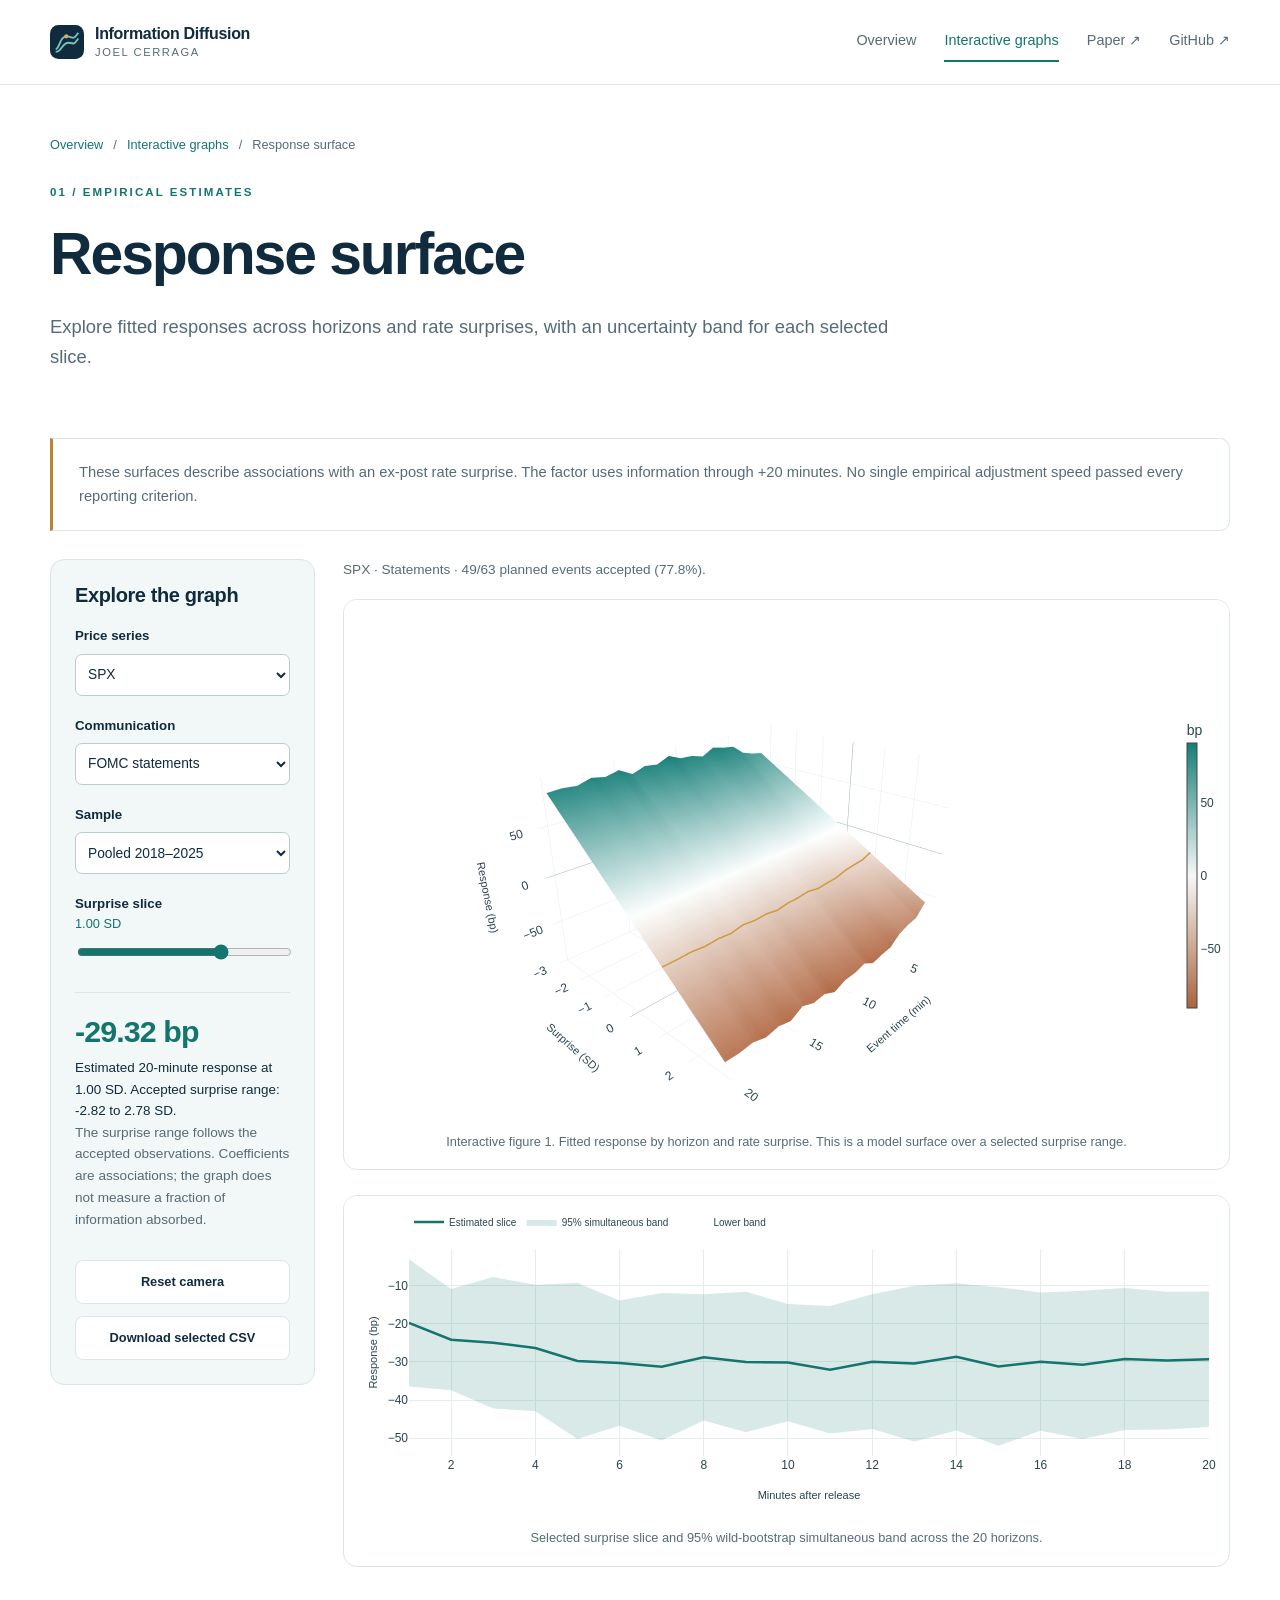
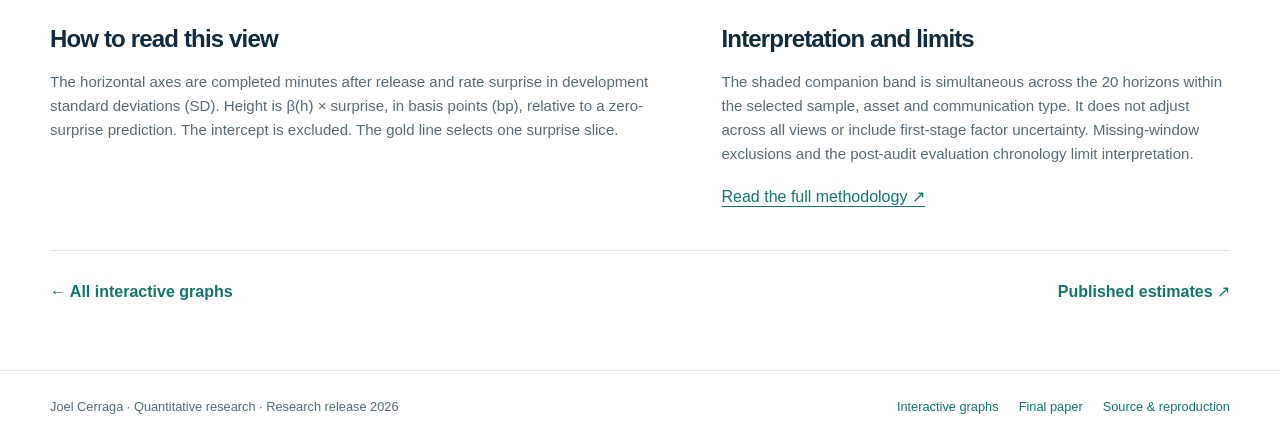
<file: explorers/response-surface/index.html>
<!doctype html><html lang="en-GB"><head><meta charset="utf-8"><meta name="viewport" content="width=device-width,initial-scale=1">
<title>Response surface — Information Diffusion | Joel Cerraga</title><meta name="description" content="Explore fitted responses across horizons and rate surprises, with an uncertainty band for each selected slice."><meta name="author" content="Joel Cerraga"><meta name="theme-color" content="#102b3e">
<link rel="canonical" href="https://joelcerraga.github.io/Information-Diffusion-Research/explorers/response-surface/"><meta property="og:type" content="website"><meta property="og:site_name" content="Information Diffusion Research"><meta property="og:title" content="Response surface — Information Diffusion"><meta property="og:description" content="Explore fitted responses across horizons and rate surprises, with an uncertainty band for each selected slice."><meta property="og:url" content="https://joelcerraga.github.io/Information-Diffusion-Research/explorers/response-surface/"><meta property="og:image" content="https://joelcerraga.github.io/Information-Diffusion-Research/assets/thumbnails/interactive-graphs.png"><meta property="og:image:secure_url" content="https://joelcerraga.github.io/Information-Diffusion-Research/assets/thumbnails/interactive-graphs.png"><meta property="og:image:type" content="image/png"><meta property="og:image:width" content="1774"><meta property="og:image:height" content="887"><meta property="og:image:alt" content="Response surface — Information Diffusion by Joel Cerraga, with conceptual teal geometry on white">
<meta name="twitter:card" content="summary_large_image"><meta name="twitter:title" content="Response surface — Information Diffusion"><meta name="twitter:description" content="Explore fitted responses across horizons and rate surprises, with an uncertainty band for each selected slice."><meta name="twitter:image" content="https://joelcerraga.github.io/Information-Diffusion-Research/assets/thumbnails/interactive-graphs.png"><meta name="twitter:image:alt" content="Response surface — Information Diffusion by Joel Cerraga">
<link rel="icon" type="image/svg+xml" href="../../assets/favicon.svg"><link rel="stylesheet" href="../../assets/site.css"><link rel="stylesheet" href="../../assets/research.css"><script src="../../assets/site.js" defer></script></head><body data-explorer="response-surface"><a class="skip-link" href="#main">Skip to content</a><header class="site-header"><div class="wrap nav-inner"><a class="brand" href="../../index.html"><img class="brand-mark" src="../../assets/favicon.svg" width="34" height="34" alt=""><span>Information Diffusion<small>Joel Cerraga</small></span></a><button class="nav-toggle" type="button" aria-controls="site-nav" aria-expanded="false">Menu</button><nav class="nav-links" id="site-nav" aria-label="Main navigation"><a href="../../index.html" >Overview</a><a href="../../explorers/" aria-current="page">Interactive graphs</a><a href="../../paper/final/Information-Diffusion-Final-Paper.pdf">Paper ↗</a><a href="https://github.com/joelcerraga/Information-Diffusion-Research">GitHub ↗</a></nav></div></header><main id="main"><section class="page-intro"><div class="wrap"><p class="breadcrumb"><a href="../../index.html">Overview</a><span>/</span><a href="../">Interactive graphs</a><span>/</span>Response surface</p><p class="eyebrow">01 / Empirical estimates</p><h1>Response surface</h1><p class="lede">Explore fitted responses across horizons and rate surprises, with an uncertainty band for each selected slice.</p></div></section><section class="section explorer-section"><div class="wrap"><div class="callout" id="context"><p id="context-text"></p></div><div class="explorer-layout"><aside class="control-panel" aria-label="Graph controls"><h2>Explore the graph</h2><div id="empirical-controls"><label for="asset">Price series</label><select id="asset"><option>SPX</option><option>NSX</option><option>EURUSD</option></select><label for="communication">Communication</label><select id="communication"><option value="Statements">FOMC statements</option><option value="Minutes">Meeting minutes</option></select><label for="sample">Sample</label><select id="sample"><option value="pooled">Pooled 2018–2025</option><option value="development">Development 2018–2022</option><option value="validation">Validation 2023</option><option value="holdout">Later period 2024–2025</option></select></div><div id="response-controls"><label for="surprise">Surprise slice <output id="surprise-output" for="surprise">1.00 SD</output></label><input id="surprise" type="range" min="-2" max="2" step="0.01" value="1"></div><div id="lag-controls" hidden><label for="pair">Source → target</label><select id="pair"><option value="SPX|NSX">SPX → NSX</option><option value="NSX|SPX">NSX → SPX</option><option value="SPX|EURUSD">SPX → EURUSD</option><option value="EURUSD|SPX">EURUSD → SPX</option></select></div><div id="lab-controls" hidden><label for="fraction">First-minute fraction <output id="fraction-output">0.25</output></label><input id="fraction" type="range" min="0" max="1" step=".01" value=".25"><label for="rate">Adjustment rate <output id="rate-output">0.22 / min</output></label><input id="rate" type="range" min=".01" max="1" step=".01" value=".22"><label for="amplitude">Total response <output id="amplitude-output">−25 bp</output></label><input id="amplitude" type="range" min="-100" max="100" step="1" value="-25"><label for="delay">Quote delay <output id="delay-output">0 min</output></label><input id="delay" type="range" min="0" max="5" step="1" value="0"></div><div class="research-metric" id="metric" aria-live="polite"></div><p class="small muted" id="control-note"></p><button class="button secondary" id="reset" type="button">Reset camera</button><button class="button secondary" id="download" type="button">Download selected CSV</button></aside><div class="charts"><p class="small muted" id="status" role="status">Loading the research view…</p><figure class="research-chart"><div id="plot3d" aria-label="Rotatable three-dimensional research graph"></div><figcaption id="caption3d"></figcaption></figure><figure class="research-chart"><div id="plot2d" aria-label="Two-dimensional companion plot"></div><figcaption id="caption2d"></figcaption></figure><noscript><p>JavaScript is needed for the interactive graphs. A static preview and the paper remain available below.</p><img src="../../assets/previews/response-surface.svg" alt="Static preview of Response surface"></noscript></div></div><div class="read-grid"><article><h2>How to read this view</h2><p id="reading"></p></article><article><h2>Interpretation and limits</h2><p id="limits"></p><a href="../../paper/final/Information-Diffusion-Final-Paper.pdf">Read the full methodology ↗</a></article></div><div class="next-explorer"><a href="../">← All interactive graphs</a><a href="https://github.com/joelcerraga/Information-Diffusion-Research/tree/main/outputs/tables">Published estimates ↗</a></div></div></section></main><script src="../../vendor/plotly-3.1.0.min.js"></script><script src="../../assets/research-data.js"></script><script src="../../assets/explorer.js"></script><footer class="site-footer"><div class="wrap footer-inner"><p>Joel Cerraga · Quantitative research · Research release 2026</p><div class="footer-links"><a href="../../explorers/">Interactive graphs</a><a href="../../paper/final/Information-Diffusion-Final-Paper.pdf">Final paper</a><a href="https://github.com/joelcerraga/Information-Diffusion-Research">Source &amp; reproduction</a></div></div></footer></body></html>
</file>
<file: assets/site.css>
:root{--ink:#102b3e;--muted:#566b78;--teal:#14756e;--teal-dark:#105e59;--line:#dce5e8;--pale:#f2f7f7;--gold:#b68432;--white:#fff;--radius:18px;font-family:Arial,Helvetica,sans-serif;color:var(--ink);background:var(--white);font-synthesis:none}
*{box-sizing:border-box}html{scroll-behavior:smooth;scroll-padding-top:94px}body{margin:0;font-size:16px;line-height:1.6}img,svg{max-width:100%;height:auto}a{color:var(--teal);text-underline-offset:4px}a:hover{color:var(--ink)}button,a{-webkit-tap-highlight-color:transparent}button{font:inherit}a:focus-visible,button:focus-visible,summary:focus-visible{outline:3px solid var(--gold);outline-offset:5px}h1,h2,h3,p{margin-top:0}h1,h2,h3{line-height:1.1;letter-spacing:-.035em}h1{font-size:clamp(2.6rem,5.5vw,4.75rem);font-weight:700;margin-bottom:25px}h2{font-size:clamp(1.85rem,3.2vw,2.8rem);margin-bottom:18px}h3{font-size:1.4rem;margin-bottom:12px}p{margin-bottom:18px}small,.small{font-size:.85rem}strong{font-weight:700}.wrap{width:min(1180px,calc(100% - 64px));margin-inline:auto}.narrow{max-width:790px}.muted{color:var(--muted)}.skip-link{position:absolute;top:-70px;left:20px;z-index:99;background:var(--ink);color:#fff;padding:12px}.skip-link:focus{top:10px}
.site-header{border-bottom:1px solid var(--line);background:#fffffff5;position:relative;z-index:3}.nav-inner{min-height:84px;display:flex;justify-content:space-between;align-items:center;gap:28px}.brand{display:flex;align-items:center;gap:11px;text-decoration:none;color:var(--ink);font-weight:700;line-height:1.3;letter-spacing:-.02em}.brand-mark{height:34px;width:34px;flex-shrink:0}.brand small{display:block;color:var(--muted);font-size:.7rem;font-weight:400;letter-spacing:.14em;text-transform:uppercase}.nav-links{display:flex;align-items:center;gap:28px}.nav-links a{color:var(--muted);font-size:.9rem;text-decoration:none;padding:7px 0;border-bottom:2px solid transparent}.nav-links a:hover,.nav-links a[aria-current=page]{color:var(--teal);border-bottom-color:var(--teal)}.nav-toggle{display:none;background:white;border:1px solid var(--line);border-radius:8px;padding:8px 12px;color:var(--ink)}
.eyebrow{font-size:.72rem;font-weight:700;letter-spacing:.18em;text-transform:uppercase;color:var(--teal);margin-bottom:20px}.hero{padding:72px 0 58px}.hero-grid{display:grid;grid-template-columns:1fr 1fr;gap:45px;align-items:center}.hero-copy{max-width:590px}.lede{font-size:1.15rem;color:var(--muted);line-height:1.65;max-width:660px}.hero h1 span{color:var(--teal)}.hero-visual{position:relative;background:var(--pale);border:1px solid var(--line);border-radius:var(--radius);overflow:hidden}.hero-visual img{display:block;width:100%;background:#fff}.visual-label{display:flex;justify-content:space-between;gap:10px;padding:14px 19px;border-top:1px solid var(--line);font-size:.72rem;color:var(--muted)}.hero-note{color:var(--muted);font-size:.85rem;margin:24px 0 0}.button-row{display:flex;flex-wrap:wrap;gap:12px;margin-top:26px}.button{display:inline-flex;align-items:center;justify-content:center;gap:12px;padding:12px 20px;border-radius:8px;border:1px solid var(--teal);background:var(--teal);color:#fff;font-size:.9rem;font-weight:700;text-decoration:none;cursor:pointer;line-height:1.4;transition:background .15s,transform .15s}.button:hover{color:#fff;background:var(--teal-dark);transform:translateY(-1px)}.button.secondary{color:var(--ink);background:#fff;border-color:var(--line)}.button.secondary:hover{background:var(--pale)}.text-link{font-weight:700;text-decoration:none}.text-link span{margin-left:8px}.stat-strip{display:grid;grid-template-columns:repeat(4,1fr);border-top:1px solid var(--line);border-bottom:1px solid var(--line);padding:26px 0}.stat{padding:0 25px;border-left:1px solid var(--line)}.stat:first-child{padding-left:0;border:0}.stat strong{font-size:2rem;line-height:1.2;display:block;letter-spacing:-.035em}.stat span{display:block;color:var(--muted);font-size:.85rem;margin-top:7px}
.section{padding:66px 0}.section-heading{display:flex;justify-content:space-between;align-items:end;gap:25px;margin-bottom:29px}.section-heading h2{margin-bottom:0}.section-heading>p{max-width:390px;color:var(--muted);margin:0}.section.tinted{background:var(--pale);border-block:1px solid var(--line)}.question-grid{display:grid;grid-template-columns:.85fr 1.15fr;gap:65px}.question-grid p{color:var(--muted)}.method-list{display:grid;gap:22px}.method-item{display:grid;grid-template-columns:35px 1fr;gap:14px;padding-bottom:20px;border-bottom:1px solid var(--line)}.method-item:last-child{border:0;padding:0}.method-num{font-size:.8rem;letter-spacing:.08em;color:var(--teal);padding-top:4px}.method-item h3{font-size:1.17rem;letter-spacing:-.01em;margin-bottom:7px}.method-item p{font-size:.95rem;margin:0}.result-box{padding:32px;border:1px solid var(--line);border-radius:var(--radius);background:white}.result-box h3{font-size:1.5rem}.result-numbers{display:grid;grid-template-columns:1fr 1fr;gap:24px;margin:26px 0}.result-number{border-left:3px solid var(--teal);padding-left:16px}.result-number:first-child{border-left-color:#6e889a}.result-number strong{display:block;font-size:2.4rem;font-weight:700;letter-spacing:-.05em;line-height:1.2}.result-number span{font-size:.85rem;color:var(--muted)}.result-note{background:var(--pale);border-left:3px solid var(--gold);padding:15px 18px;font-size:.9rem;color:var(--ink);margin-bottom:20px}.plot-figure{margin:30px 0 0}.plot-figure img{display:block;width:100%;border:1px solid var(--line);border-radius:10px;background:#fff}.plot-figure figcaption{font-size:.85rem;color:var(--muted);text-align:center;margin-top:14px}.card-grid{display:grid;grid-template-columns:repeat(2,minmax(0,1fr));gap:24px}.graph-card{display:flex;flex-direction:column;border:1px solid var(--line);border-radius:var(--radius);text-decoration:none;overflow:hidden;background:#fff;color:var(--ink);transition:transform .18s,border-color .18s,box-shadow .18s}.graph-card:hover{transform:translateY(-4px);border-color:#9bbcb8;box-shadow:0 12px 30px #102b3e0a}.card-image{position:relative;aspect-ratio:1.72;background:#f8fbfb;overflow:hidden;border-bottom:1px solid var(--line)}.card-image img{display:block;width:100%;height:100%;object-fit:contain}.card-tag{position:absolute;top:14px;left:16px;background:#ffffffeb;border:1px solid var(--line);border-radius:25px;color:var(--teal);font-size:.67rem;letter-spacing:.08em;padding:4px 9px;font-weight:700}.card-body{padding:25px 27px;display:flex;flex-direction:column;flex:1}.card-meta{font-size:.71rem;color:var(--teal);text-transform:uppercase;letter-spacing:.1em;margin-bottom:12px}.card-body h3{font-size:1.55rem;margin-bottom:12px}.card-body p{color:var(--muted);font-size:.95rem;flex:1}.card-bottom{display:flex;justify-content:space-between;align-items:center;border-top:1px solid var(--line);padding-top:16px;font-size:.84rem;color:var(--teal);font-weight:700}.card-bottom span:last-child{font-size:1.3rem;line-height:1}.resource-grid{display:grid;grid-template-columns:repeat(3,1fr);gap:24px}.resource{border-top:2px solid var(--teal);padding-top:19px}.resource h3{font-size:1.17rem}.resource p{font-size:.9rem;color:var(--muted)}.resource a{font-size:.9rem;font-weight:700}.callout{padding:22px 26px;border:1px solid var(--line);border-left:3px solid var(--gold);border-radius:0 10px 10px 0;color:var(--muted);font-size:.92rem;background:#fff}.callout p:last-child{margin-bottom:0}.references{font-size:.86rem;color:var(--muted);overflow-wrap:anywhere}.references h2{font-size:1.4rem}.references p{margin-bottom:14px}.site-footer{border-top:1px solid var(--line);padding:26px 0;color:var(--muted);font-size:.8rem}.footer-inner{display:flex;justify-content:space-between;gap:25px}.footer-inner p{margin:0}.footer-links{display:flex;gap:20px;flex-wrap:wrap}.footer-links a{text-decoration:none}.breadcrumb{font-size:.8rem;color:var(--muted);margin-bottom:28px}.breadcrumb a{text-decoration:none}.breadcrumb span{margin:0 10px}.page-intro{padding:50px 0 36px}.page-intro h1{max-width:850px;font-size:clamp(2.4rem,4.6vw,3.75rem)}.page-intro .lede{max-width:850px}.tag-row{display:flex;flex-wrap:wrap;gap:10px;margin-top:24px}.tag{font-size:.74rem;border:1px solid var(--line);padding:6px 12px;border-radius:22px;color:var(--muted)}.viewer{border:1px solid var(--line);border-radius:var(--radius);overflow:hidden;background:white}.viewer-toolbar{display:flex;justify-content:space-between;align-items:center;gap:16px;padding:16px 22px;border-bottom:1px solid var(--line);background:var(--pale);font-size:.85rem}.viewer-toolbar strong{font-size:.83rem}.viewer-toolbar a{font-size:.82rem}.preview-stage{position:relative;padding:15px 20px 24px;text-align:center}.preview-stage img{width:100%;max-width:900px;display:block;margin:auto}.preview-stage .button{margin-top:-12px;position:relative}.preview-stage p{font-size:.82rem;color:var(--muted);margin:14px 0 0}.viewer-scroll{overflow-x:auto}.viewer-frame{display:block;width:100%;min-width:850px;height:805px;border:0;background:#fff}.viewer-frame[hidden],.preview-stage[hidden]{display:none}.loading-status{padding:12px 22px;font-size:.84rem;color:var(--muted);margin:0}.loading-status:empty{display:none}.read-grid{display:grid;grid-template-columns:1.1fr .9fr;gap:50px;margin-top:34px}.read-grid h2{font-size:1.5rem}.read-grid p,.read-grid li{color:var(--muted);font-size:.94rem}.read-grid ul{padding-left:19px}.read-grid li{margin-bottom:10px}.detail-links{display:flex;gap:20px;flex-wrap:wrap;margin-top:20px;font-size:.9rem}.next-explorer{display:flex;justify-content:space-between;gap:20px;border-top:1px solid var(--line);padding-top:28px;margin-top:40px}.next-explorer a{text-decoration:none;font-weight:700}.graph-hint{font-size:.83rem;color:var(--muted);margin-top:14px}.catalog-intro{display:grid;grid-template-columns:1.1fr .9fr;gap:50px;align-items:center}.catalog-intro img{border:1px solid var(--line);border-radius:12px;display:block}.catalog-intro h1{font-size:clamp(2.8rem,5vw,4.4rem)}
@media(max-width:900px){.wrap{width:min(100% - 40px,1180px)}.hero{padding-top:46px}.hero-grid{gap:25px}.hero h1{font-size:3.2rem}.hero-visual{margin-top:12px}.nav-links{gap:18px}.question-grid{gap:30px}.resource-grid{gap:18px}.catalog-intro{gap:25px}.card-body{padding:22px}.read-grid{gap:25px}.section{padding:48px 0}}
@media(max-width:680px){.wrap{width:calc(100% - 36px)}.nav-inner{min-height:74px;flex-wrap:wrap;gap:0}.brand{font-size:.9rem}.brand small{font-size:.63rem}.nav-toggle{display:block}.nav-links{width:100%;display:flex;justify-content:flex-start;gap:20px;flex-wrap:wrap;padding-bottom:14px}.js .nav-links{display:none}.js .nav-links.open{display:flex}.hero{padding:38px 0}.hero-grid,.question-grid,.read-grid,.catalog-intro{grid-template-columns:1fr;gap:30px}.hero h1{font-size:clamp(2.6rem,9.7vw,3.7rem)}.lede{font-size:1.05rem}.hero-visual{margin:0}.stat-strip{grid-template-columns:1fr 1fr;gap:24px 0;padding:24px 0}.stat{padding:0 18px}.stat:nth-child(3){border-left:0;padding-left:0}.stat strong{font-size:1.7rem}.section-heading{display:block}.section-heading>p{margin-top:14px}.card-grid,.resource-grid{grid-template-columns:1fr}.result-box{padding:24px}.result-number strong{font-size:2.1rem}.result-numbers{gap:15px}.card-image{aspect-ratio:1.65}.resource-grid{gap:32px}.footer-inner{flex-direction:column;gap:13px}.page-intro{padding-top:32px}.page-intro h1{font-size:2.6rem}.viewer-toolbar{align-items:flex-start;padding:14px 16px}.viewer-toolbar a{white-space:nowrap}.preview-stage{padding:4px 12px 22px}.viewer-frame{height:805px}.read-grid{margin-top:28px}.next-explorer{font-size:.86rem}.catalog-intro img{max-width:500px}.visual-label{font-size:.65rem;padding:12px}.button{padding:12px 17px}.references{font-size:.83rem}}
@media(prefers-reduced-motion:reduce){html{scroll-behavior:auto}*,*::before,*::after{transition:none!important;animation:none!important}}
</file>
<file: assets/research.css>
.card-grid.three{grid-template-columns:repeat(3,minmax(0,1fr))}.three .card-body{padding:22px}.three .card-body h3{font-size:1.4rem}.three .card-meta{font-size:.65rem}.three .card-image{aspect-ratio:1.5}.explorer-section{padding-top:12px}.explorer-layout{display:grid;grid-template-columns:265px minmax(0,1fr);gap:28px;margin-top:28px}.control-panel{background:var(--pale);border:1px solid var(--line);padding:24px;border-radius:14px;align-self:start}.control-panel h2{font-size:1.25rem;letter-spacing:-.02em}.control-panel label{display:block;font-size:.83rem;font-weight:700;margin:19px 0 7px}.control-panel select{font:inherit;font-size:.86rem;color:var(--ink);width:100%;min-height:42px;border:1px solid #b9ccce;border-radius:7px;padding:8px;background:white}.control-panel input[type=range]{width:100%;accent-color:var(--teal)}.control-panel output{display:block;font-size:.8rem;font-weight:400;color:var(--teal)}.control-panel .button{width:100%;margin-top:12px;font-size:.8rem}.research-metric{border-top:1px solid var(--line);padding-top:20px;margin-top:24px;font-size:.84rem}.research-metric strong{display:block;font-size:1.9rem;color:var(--teal);letter-spacing:-.03em;line-height:1.2;margin-bottom:8px}.research-chart{margin:0 0 25px;border:1px solid var(--line);border-radius:14px;overflow:hidden;background:#fff}.research-chart figcaption{font-size:.8rem;color:var(--muted);padding:12px 20px 18px;text-align:center;line-height:1.5}#plot3d{height:520px}#plot2d{height:320px}.charts{min-width:0}.empty{padding:80px 25px;text-align:center;color:var(--muted)}[hidden]{display:none!important}.control-panel select:focus-visible,.control-panel input:focus-visible{outline:3px solid var(--gold);outline-offset:4px}.visual-label{justify-content:center;text-align:center;flex-wrap:wrap}.figure-table{border-collapse:collapse;width:100%}.figure-table td,.figure-table th{border-bottom:1px solid var(--line);padding:10px;text-align:left}@media(max-width:1000px){.card-grid.three{grid-template-columns:1fr 1fr}.card-grid.three .graph-card:last-child{grid-column:1/-1;max-width:580px;justify-self:center}.explorer-layout{grid-template-columns:220px minmax(0,1fr);gap:16px}.control-panel{padding:18px}}@media(max-width:680px){.card-grid.three{grid-template-columns:1fr}.card-grid.three .graph-card:last-child{max-width:none}.explorer-layout{grid-template-columns:1fr}.control-panel{display:block}.control-panel h2{margin-bottom:10px}.control-panel label{margin-top:12px}.research-metric{margin-top:15px;padding-top:15px}#plot3d{height:400px}#plot2d{height:300px}.research-chart figcaption{padding:10px 13px 16px}.hero h1{font-size:clamp(2.4rem,9.2vw,4rem)}}
</file>
